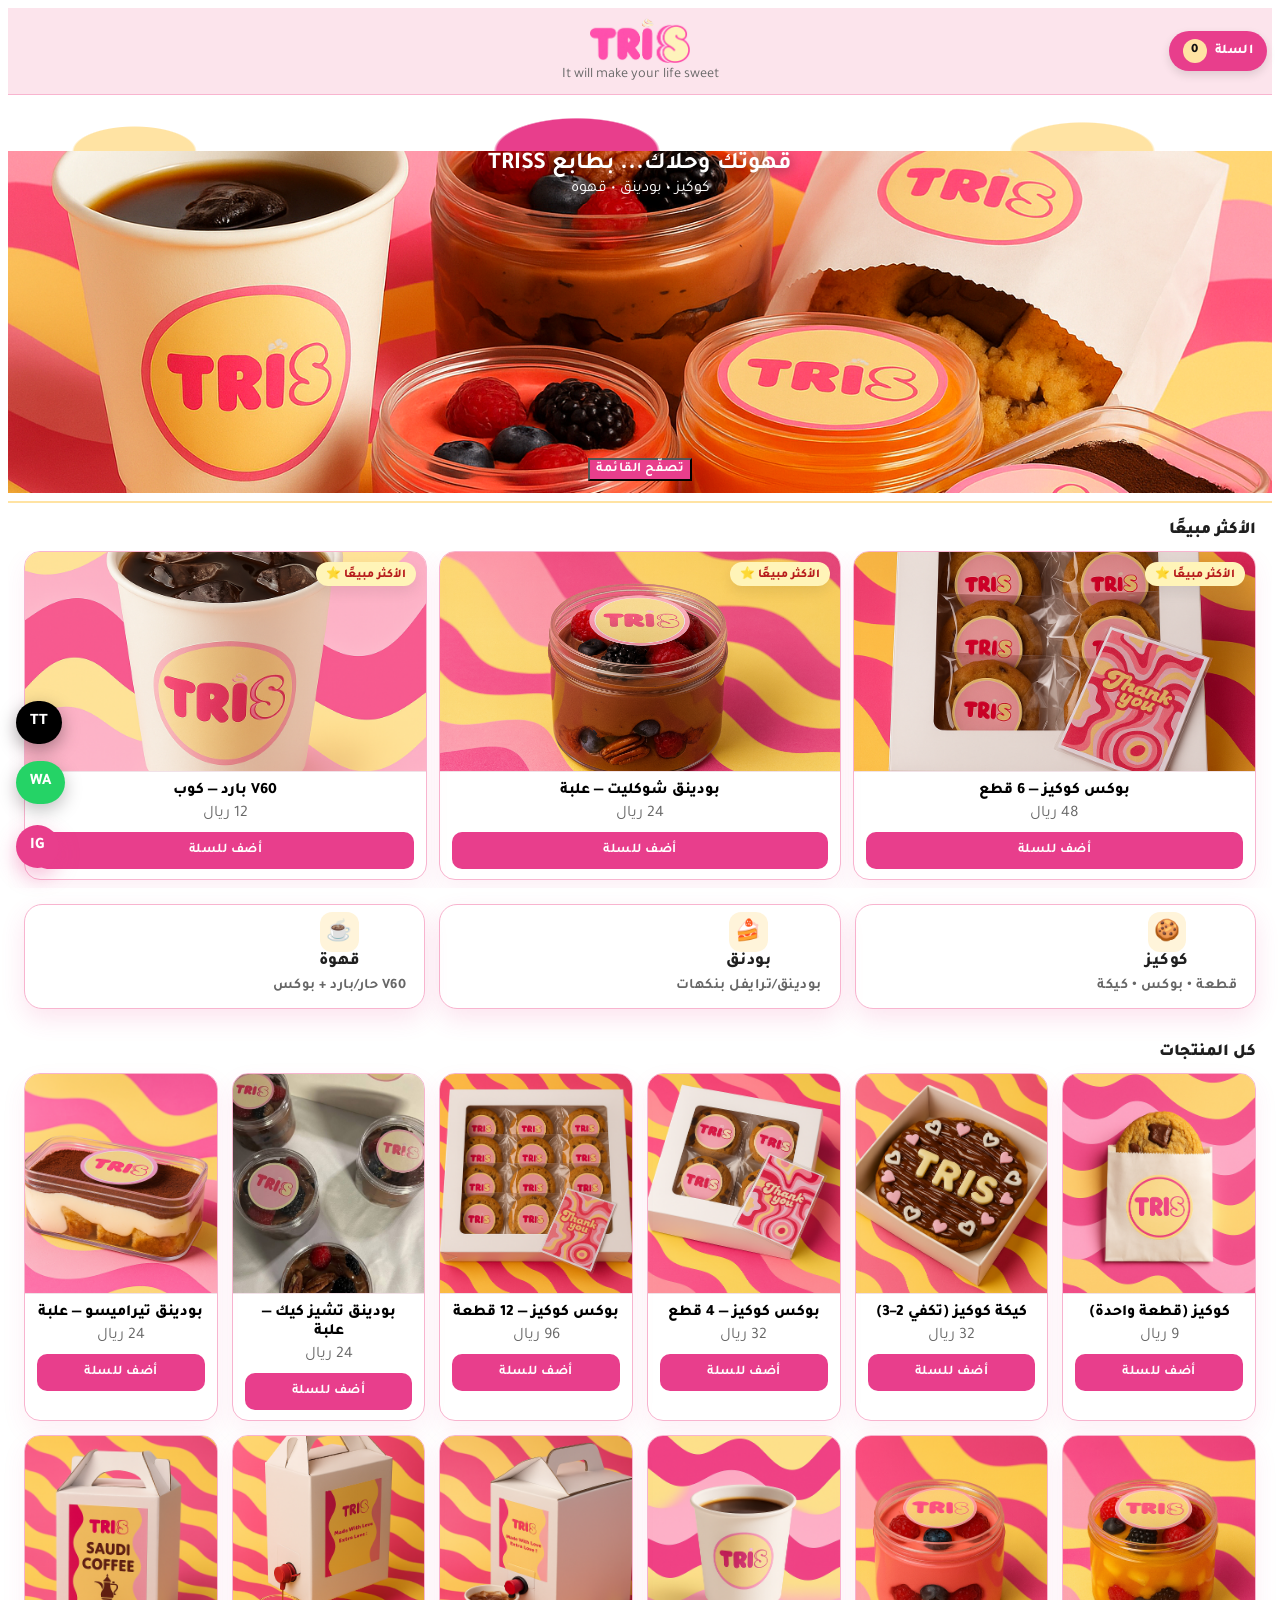
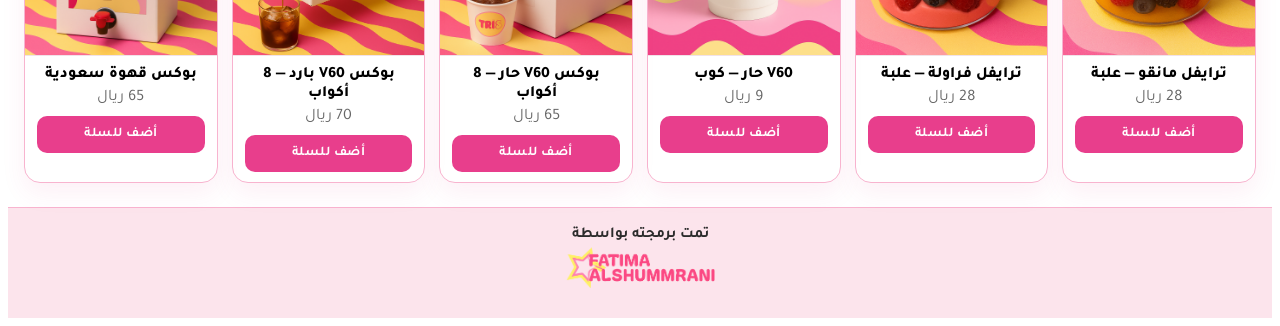
<file: trisss-coffee/index.html>
<!DOCTYPE html>
<html lang="ar" dir="rtl">
<head>
  <meta charset="UTF-8" />
  <meta name="viewport" content="width=device-width, initial-scale=1.0"/>
  <title>TRISS — القائمة</title>
  <link rel="stylesheet" href="style.css">
<link href="https://fonts.googleapis.com/css2?family=Tajawal:wght@400;700&display=swap" rel="stylesheet">

  <!-- مشاركة/سوشيال -->
  <meta property="og:title" content="TRISS — It will make your life sweet">
  <meta property="og:description" content="كوكيز • نوبتنو • قهوة — جربي الطعم اللي يدوّخ!">
  <meta property="og:image" content="trissHeader.png">
  <meta property="og:url" content="https://your-domain.com">
  <meta name="twitter:card" content="summary_large_image">
</head>

<body>

  <!-- الهيدر -->
  <header class="site-header">
    <div class="brand center-brand">
      <img src="trisLogo.png" alt="TRISS Logo" class="logo" />
      <p class="brand-tag">It will make your life sweet</p>
    </div>

    <button class="cart-btn" id="cartBtn" aria-label="السلة" onclick="openCart()">
      <span>السلة</span>
      <span class="badge" data-cart-badge>0</span>
    </button>
  </header>

  <!-- موجة زخرفية -->
  <div class="wave-top"></div>

  <!-- سلة (سحّاب) -->
  <div id="cartOverlay" class="cart-overlay" hidden></div>
  <aside id="cartDrawer" class="cart-drawer" aria-hidden="true" dir="rtl">
    <header class="cart-head">
      <h4>السلة</h4>
      <button class="cart-close" id="cartCloseBtn" aria-label="إغلاق">×</button>
    </header>

    <div id="cartList" class="cart-list"></div>

    <footer class="cart-foot">
      <div class="cart-row">
        <span>الإجمالي</span>
        <strong id="cartTotal">0 ريال</strong>
      </div>
      <button id="checkoutBtn" class="btn btn-primary w-100">إتمام الطلب بالواتساب</button>
    </footer>
  </aside>

  <main id="app">
  <!-- HERO -->
<section class="hero">
  <img class="hero-img" src="trissHeader.png" alt="TRISS hero">

  <div class="hero-text">
    <h1>قهوتك وحلاك... بطابع TRISS</h1>
    <p>كوكيز • بودينق • قهوة</p>
  </div>

  <div class="hero-btn">
    <button class="cta">تصفّح القائمة</button>
  </div>
</section>


    </section>

    <!-- الأكثر مبيعًا -->
    <h3 class="section-head">الأكثر مبيعًا</h3>
    <section id="popularRow" class="hscroll" aria-label="الأكثر مبيعًا"></section>

    <!-- التصنيفات الكبيرة -->
    <section class="big-cats" id="categories">
      <button class="big-cat-card cat-card" data-cat="كوكيز">
        <div class="big-cat-media" style="--img:url('trissCookies.jpg')"></div>
        <div class="big-cat-info">
          <span class="big-cat-emoji">🍪</span>
          <span class="big-cat-title">كوكيز</span>
          <span class="big-cat-sub">قطعة • بوكس • كيكة</span>
        </div>
      </button>

      <button class="big-cat-card cat-card" data-cat="بودينق">
        <div class="big-cat-media" style="--img:url('trissPudding.jpg')"></div>
        <div class="big-cat-info">
          <span class="big-cat-emoji">🍰</span>
          <span class="big-cat-title">بودنق</span>
          <span class="big-cat-sub">بودينق/ترايفل بنكهات</span>
        </div>
      </button>

      <button class="big-cat-card cat-card" data-cat="قهوة">
        <div class="big-cat-media" style="--img:url('trissV60.jpg')"></div>
        <div class="big-cat-info">
          <span class="big-cat-emoji">☕</span>
          <span class="big-cat-title">قهوة</span>
          <span class="big-cat-sub">V60 حار/بارد + بوكس</span>
        </div>
      </button>
    </section>

    <!-- عنوان الشبكة -->
    <h3 class="section-head" id="productsTitle">كل المنتجات</h3>

    <!-- شبكة المنتجات -->
    <section class="product-grid" id="productGrid" aria-live="polite"></section>

    <!-- Toast -->
    <div id="toast" class="toast" role="status" aria-live="polite">أُضيف للسلّة</div>
  </main>

  <!-- أزرار تواصل عائمة -->
  <a class="ig-fab"
     href="https://www.instagram.com/trisss_sa/"
     target="_blank" rel="noopener"
     aria-label="Instagram @trisss_sa">IG</a>

  <a class="wa-fab"
     href="https://wa.me/966534245696"
     target="_blank" rel="noopener"
     aria-label="WhatsApp">WA</a>

  <a class="tt-fab"
     href="https://www.tiktok.com/@trisss.sa"
     target="_blank" rel="noopener"
     aria-label="TikTok @trisss.sa">TT</a>

  <script src="products.js"></script>
  <script src="app.js"></script>

  <footer class="site-footer">
  <p>تمت برمجته بواسطة</p>
  <img src="MyLogo.png" alt="شعار TRISS" class="footer-logo">
</footer>

</body>
</html>
</file>
<file: trisss-coffee/style.css>
/************ THEME TOKENS ************/
:root{
  /* لوحة الألوان */
  --pink-700:#E83E8C;     /* زر أساسي/عناوين */
  --pink-500:#F06292;     /* هوفر */
  --pink-100:#FCE4EC;     /* وردي فاتح للهيدر */
  --cream:#FFE3A3;        /* أصفر فاتح (الشارة/لمسات) */
  --bg:#FFF7FA;           /* خلفية عامة */

  --ink:#2B2B2B;          /* نص أساسي */
  --ink-weak:#666;        /* نص ثانوي */
  --ring-pink:#F8B4CF;    /* حدود هادئة */
  --shadow-pink:0 10px 24px rgba(232,62,140,.14);

  /* توافق قديم */
  --brand: var(--pink-700);
}

/************ RESET + BASE ************/
*{ box-sizing:border-box; }
body{
  font-family: 'Tajawal', sans-serif;
}

/************ HEADER ************/
.site-header{
  position: sticky; top:0; z-index:5;
  display:flex; align-items:center; justify-content:space-between;
  padding:10px 14px;
  background: var(--pink-100);
  border-bottom:1px solid var(--ring-pink);
}
.center-brand{
  margin: 0 auto; text-align:center;
  display:flex; flex-direction:column; align-items:center;
}
.logo{
  width:100px; height:auto; display:block;
  object-fit:contain; background:transparent; border:0; box-shadow:none;
}
.brand-tag{ font-size:.9rem; color:var(--ink-weak); margin:4px 0 0; }

/* زر السلة */
.cart-btn{
  position:absolute;
  right:5px;              /* يمين */
  top:50%;
  transform:translateY(-50%);
  
  display:flex; 
  align-items:center; 
  gap:8px;

  padding:8px 14px; 
  border:0; 
  border-radius:999px;

  background: var(--pink-700);  /* وردي غامق */
  color:#fff;                   /* نص أبيض */
  font-weight:800; 
  cursor:pointer;
  box-shadow:0 4px 10px rgba(0,0,0,.12); /* لمسة ظل بسيطة */
}

.cart-btn .badge{
  min-width:24px; height:24px; display:inline-grid; place-items:center;
  border-radius:999px; background: var(--cream); color:#111; font-weight:900;
  font-size:.8rem; padding:0 8px;
}

/************ WAVE + HERO ************/
.wave-top{
  height: 56px; background:
    radial-gradient(120px 48px at 10% 100%, var(--cream) 50%, transparent 52%),
    radial-gradient(160px 64px at 45% 100%, var(--pink-700) 50%, transparent 52%),
    radial-gradient(140px 56px at 85% 100%, var(--cream) 50%, transparent 52%);
  background-repeat:no-repeat;
}
.hero{ 
  position: relative;        /* مهم: المرجع للـ absolute بالداخل */
  border-bottom:2px solid var(--cream); 
  overflow:hidden; 
}

.hero-text{
  position:absolute;
  inset-inline:0;
  top: -20px;                 /* كان bottom:170px */
  color:#fff;
  text-align:center;
  text-shadow:0 2px 12px rgba(0,0,0,.45);
  z-index: 2;                /* فوق الصورة */
}

.hero-text p {
  margin-top: -20px;   /* رقم سالب = يرفعه */
}

.hero-btn{
  position:absolute;
  inset-inline:0;
  bottom: 16px;              /* الزر تحت */
  display:flex;
  justify-content:center;
  z-index: 2;                /* فوق الصورة */
}

/* شكل الزر كما هو */
.hero .cta{
  background: var(--pink-700); /* زهري غامق */
  color:#fff;
}

.hero .cta:hover{ background: var(--pink-500); }
/* بدلي سطر height في .hero-img بهذا */
.hero-img{
  width:100%;
  height: clamp(260px, 38vh, 520px); /* لا تصير عملاقة */
  object-fit: cover;
  filter: saturate(1.05);
}


/************ BIG CATEGORIES ************/
.big-cats{
  display:grid; grid-template-columns: repeat(auto-fit, minmax(230px,1fr));
  gap:14px; padding:16px;
}
.big-cat-card{
  position:relative; display:flex; flex-direction:column; overflow:hidden;
  background:#fff; border:1px solid var(--ring-pink); border-radius:18px;
  box-shadow: var(--shadow-pink); cursor:pointer; transition:.2s ease;
}
.big-cat-card:hover, .big-cat-card.active{
  transform: translateY(-2px);
  border-color: var(--pink-700);
  box-shadow: 0 14px 30px rgba(232,62,140,.22);
}
.big-cat-media{ aspect-ratio:16/9; background-image:var(--img); background-size:cover; background-position:center; filter:saturate(1.08) contrast(1.02); }
.big-cat-info{ padding:12px; display:flex; flex-direction:column; align-items:center; gap:6px; }
.big-cat-emoji{ font-size:1.3rem; color:var(--pink-700); position:relative; z-index:1; }
.big-cat-emoji::before{ content:""; position:absolute; inset:-6px; z-index:-1; background: var(--cream); border-radius:12px; opacity:.4; }
.big-cat-title{ font-weight:800; font-size:1.05rem; color:#1f1f1f; }
.big-cat-sub{ color:var(--ink-weak); font-size:.9rem; }

.section-head{
  margin:18px 16px 10px; font-weight:900; font-size:1.05rem; color:#1f1f1f;
}

/************ PRODUCT GRID + CARD ************/
.product-grid{
  display:grid; gap:14px; padding:0 16px 24px;
  grid-template-columns: repeat(auto-fill, minmax(180px, 1fr));
}
.product-card{
  position:relative; overflow:hidden; background:#fff;
  border:1px solid var(--ring-pink); border-radius:16px;
  box-shadow: 0 10px 24px rgba(232,62,140,.08);
  transition:.2s ease;
}
.product-card:hover{ transform:translateY(-2px); box-shadow:0 8px 22px rgba(0,0,0,.08); }
.product-card img{ width:100%; height:220px; object-fit:cover; display:block; border-bottom:1px solid #f1e2e8; }
.product-card .content{ padding:10px 12px; text-align:center; }
.product-card .name{ font-weight:800; margin-bottom:4px; font-size:.98rem; }
.product-card .price{ color:#666; margin-bottom:8px; }
.product-card .btn{ width:100%; padding:10px 12px; border:0; border-radius:10px; cursor:pointer; background: var(--pink-700); color:#fff; }
.product-card .btn:hover{ background: var(--pink-500); }

/* شارة الأكثر مبيعًا */
.pill-badge{
  position:absolute; top:10px; inset-inline-start:10px;
  background:#fff4b8; color:#b71c1c; font-weight:800; font-size:.75rem;
  border-radius:999px; padding:4px 10px; box-shadow:0 6px 14px rgba(0,0,0,.08);
}

/* صف أفقي للأكثر مبيعًا */
.hscroll{
  display:grid; grid-auto-flow:column; grid-auto-columns:minmax(240px, 1fr);
  gap:12px; overflow-x:auto; padding:0 16px 8px; scroll-snap-type:x mandatory;
}
.hscroll > *{ scroll-snap-align:start; }

#productsTitle.section-head{ margin-top:18px; text-align:start; }

/************ TOAST ************/
.toast{
  position:fixed; inset-inline:50%; transform:translateX(-50%); bottom:18px;
  background: var(--pink-700); color:#fff; padding:10px 14px; border-radius:10px; font-size:.9rem;
  opacity:0; pointer-events:none; transition:.25s ease;
}
.toast.show{ opacity:1; pointer-events:auto; }

/************ FLOATING BUTTONS ************/
.ig-fab, .wa-fab{ position:fixed; inset-inline-end:16px; z-index:30; text-decoration:none; border-radius:999px; padding:12px 14px; font-weight:800; color:#fff; box-shadow:0 6px 18px rgba(0,0,0,.25); }
.ig-fab{ bottom:32px;  background: var(--pink-700); box-shadow:0 8px 20px rgba(232,62,140,.35); }
.wa-fab{ bottom:96px;  background:#25D366; }

/************ CART DRAWER ************/
/* خلي السلة فوق كل شيء */
.cart-overlay{
  position: fixed;
  inset: 0;
  background: rgba(0,0,0,.35);
  z-index: 90;
}

.cart-drawer{
  position: fixed;
  inset-block: 0;
  inset-inline-end: -420px;   /* مخفي على يمين الشاشة */
  width: min(92vw, 380px);
  background: #FFF8D8;        /* أصفر فاتح */
  z-index: 91;
  border-inline-start: 1px solid var(--ring-pink);
  box-shadow: 0 10px 30px rgba(0,0,0,.18);
  display: grid;
  grid-template-rows: auto 1fr auto;
  transition: inset-inline-end .28s ease;
}

.cart-drawer.open{
  inset-inline-end: 0;        /* ينزلق لداخل الشاشة */
}

/* الأزرار العائمة تبقى تحت السلة */
.ig-fab, .wa-fab{ z-index: 30; }

.cart-drawer.open{ inset-inline-end:0; }
.cart-head{
  display:flex; align-items:center; justify-content:space-between;
  padding:12px 14px; background:var(--pink-100); border-bottom:1px solid var(--ring-pink);
}
.cart-head h4{ margin:0; font-size:1.05rem; }
.cart-close{
  width:32px; height:32px; border-radius:8px;
  border:0;
  background: var(--pink-700);  /* نفس لون أزرارك */
  color:#fff;
  cursor:pointer;
}
.cart-close:hover{
  background: var(--pink-500);  /* هوفر أفتح */
}

.cart-list{ padding-bottom: 90px; } /* عشان ما يلتصق آخر عنصر بالفوتر */
.cart-empty{ text-align:center; color:#777; padding:28px 10px; }

.cart-item{
  display:grid; grid-template-columns:64px 1fr auto; gap:10px;
  border:1px solid var(--ring-pink); border-radius:12px; padding:8px; margin-bottom:10px;

  background: #fff6f9;   /* درجة فاتحة جدًا */
}

.cart-item img{ width:64px; height:64px; object-fit:cover; border-radius:10px; }
.cart-item .name{ font-weight:800; margin:0 0 4px; }
.cart-item .price{ color:#666; font-size:.92rem; }

.qty{ display:flex; align-items:center; gap:6px; justify-content:flex-end; }
.qty button{ background:#f2f2f2; border:0; width:28px; height:28px; border-radius:8px; cursor:pointer; }
.qty .num{ min-width:22px; text-align:center; font-weight:700; }

.remove-btn{
  background:#e53935; color:#fff; border:0; border-radius:8px; padding:4px 10px; cursor:pointer; font-size:.85rem;
  transition: background .2s;
}
.remove-btn:hover{ background:#c62828; }

.cart-foot{ border-top:1px solid var(--ring-pink); padding:12px; background:#fff; }
.cart-row{ display:flex; align-items:center; justify-content:space-between; margin-bottom:10px; }
.btn-primary{ background: var(--pink-700); color:#fff; border:0; border-radius:10px; padding:10px; cursor:pointer; }
.btn-primary:hover{ background: var(--pink-500); }
.w-100{ width:100%; }
/* بطاقات "الأكثر مبيعًا" أصغر */
.popular .product-card img{ height:150px; }
.popular .product-card{ box-shadow:0 6px 16px rgba(232,62,140,.08); }
.popular{ padding-bottom:4px; }

/* الشارة تظهر فقط في "الأكثر مبيعًا" */
.product-grid .pill-badge{ display:none; }
.popular .pill-badge{ display:inline-block; }

/* فاصل لطيف بعد الأكثر مبيعًا */
.popular{ border-bottom:1px dashed var(--ring-pink); margin-bottom:8px; padding-bottom:8px; }
/* خلفية السلة أصفر فاتح */
.cart-drawer{
  background: #FFF8D8;            /* أصفر فاتح مريح */
}
.cart-head{                        /* هيدر السلة */
  background: #FFF2C2;            /* درجة أفتح */
}
.cart-foot{                        /* فوتر السلة */
  background: #FFF8D8;
}
.cart-item{                        /* بطاقات العناصر تبقى بيضاء لتمييزها */
  background: #fff;
}
.cart-open .wa-fab{ bottom: 180px; }
.cart-open .ig-fab{ bottom: 116px; }

.cart-overlay[hidden]{ display:none !important; }

.cart-overlay{ position:fixed; inset:0; background:rgba(0,0,0,.35); z-index:90; }
.cart-drawer { position:fixed; inset-block:0; inset-inline-end:-420px; z-index:91; }
.cart-drawer.open{ inset-inline-end:0; }
.tt-fab{
  position: fixed;
  inset-inline-end: 16px;
  bottom: 156px; /* فوق WA */
  z-index: 6;
  background: #000; /* أسود تيك توك */
  color: #fff;
  text-decoration: none;
  border-radius: 999px;
  padding: 12px 14px;
  font-weight: 800;
  box-shadow: 0 6px 18px rgba(0,0,0,.35);
}
.tt-fab:hover{
  background:#111; /* لمسة بسيطة عند الهوفر */
}
.hero-btn {
  position: absolute;
  bottom: 20px;   /* ينزل للآخر */
  left: 50%;
  transform: translateX(-50%);
}
button, .btn, .cta {
  font-family: 'Tajawal', sans-serif; /* أو أي خط اخترتيه */
  font-weight: 700;                   /* ثخين شوي */
  letter-spacing: .5px;               /* مسافة بسيطة بين الحروف */
}
.site-footer{
  text-align:center;
  padding:18px 10px;
  background: var(--pink-100);
  border-top:1px solid var(--ring-pink);
  font-weight:700;
  font-size:.95rem;
  color: var(--ink);
}

.site-footer p{
  display:flex;
  justify-content:center;
  align-items:center;
  gap:8px;             /* مسافة بين النص واللوقو */
  margin:0;
}

.site-footer .footer-logo{
  width:150px;          /* صغري/كبري على ذوقك */
  height:auto;
}
</file>
